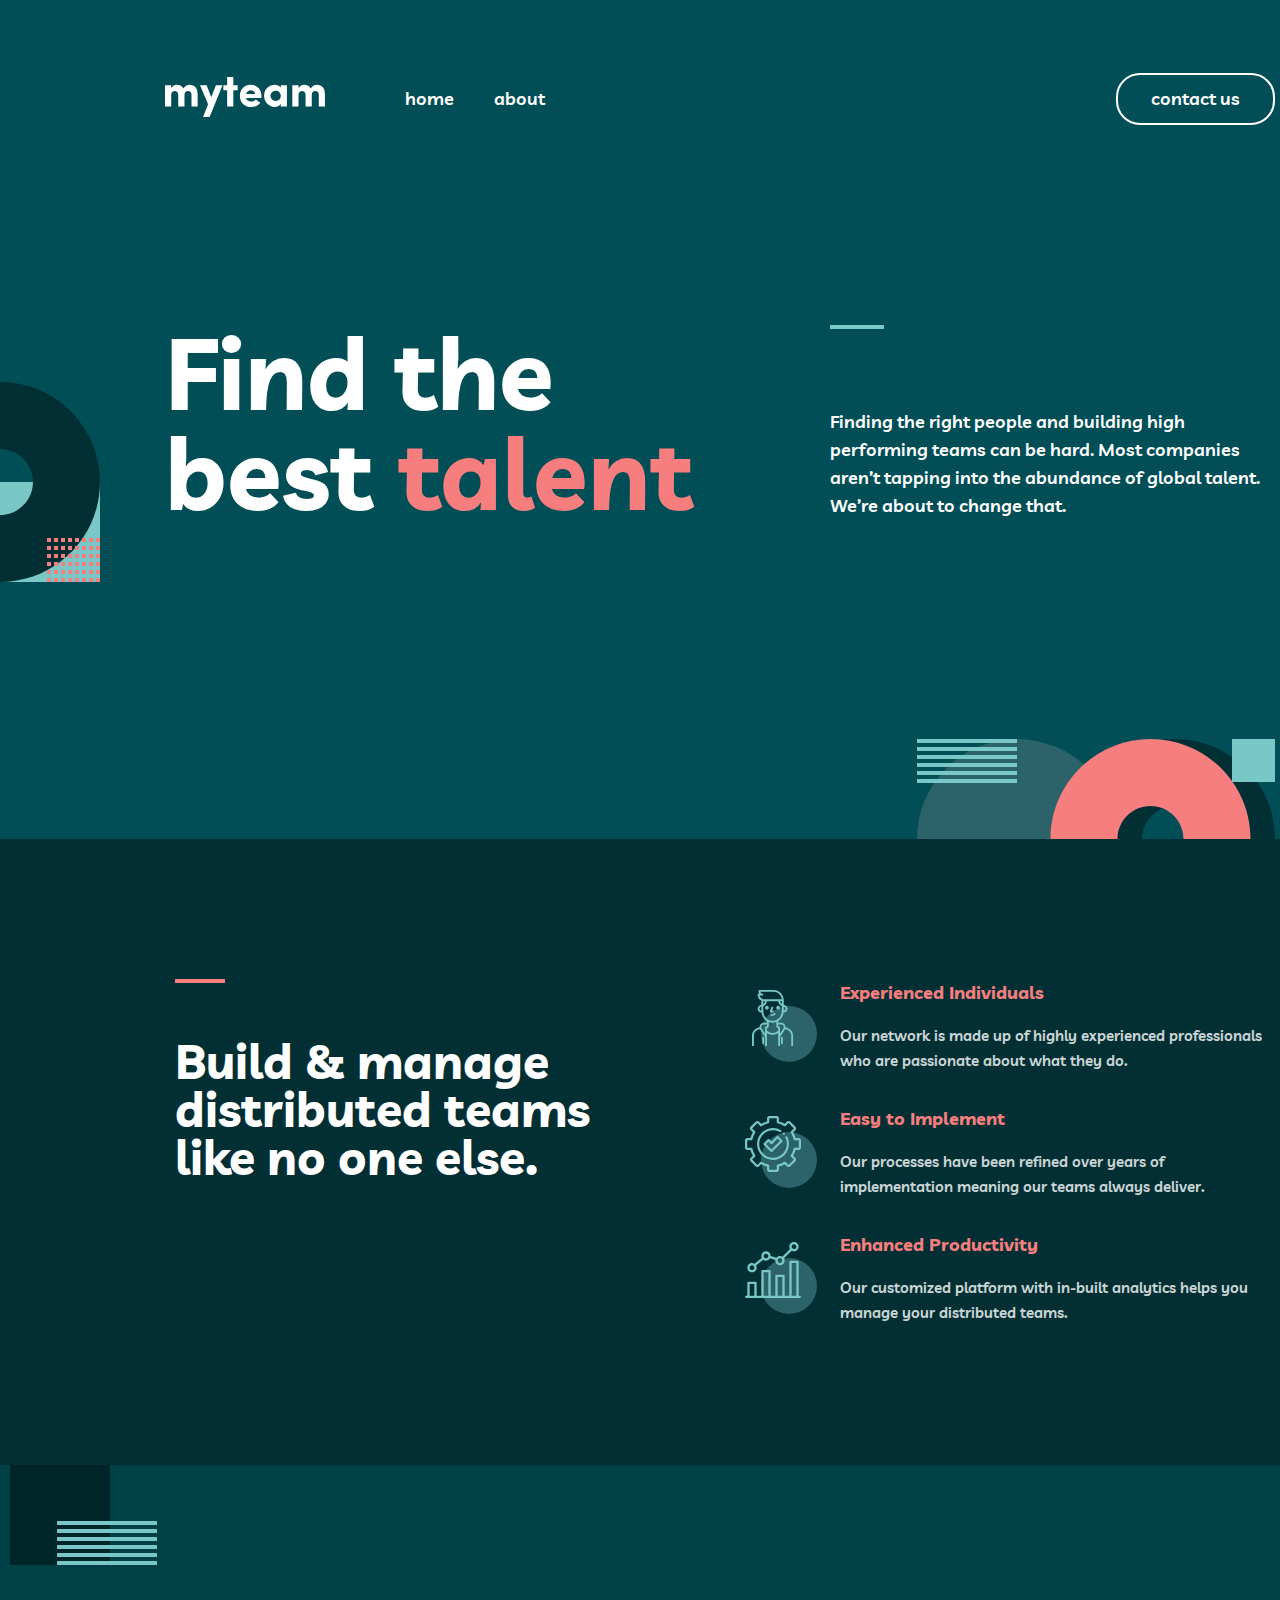
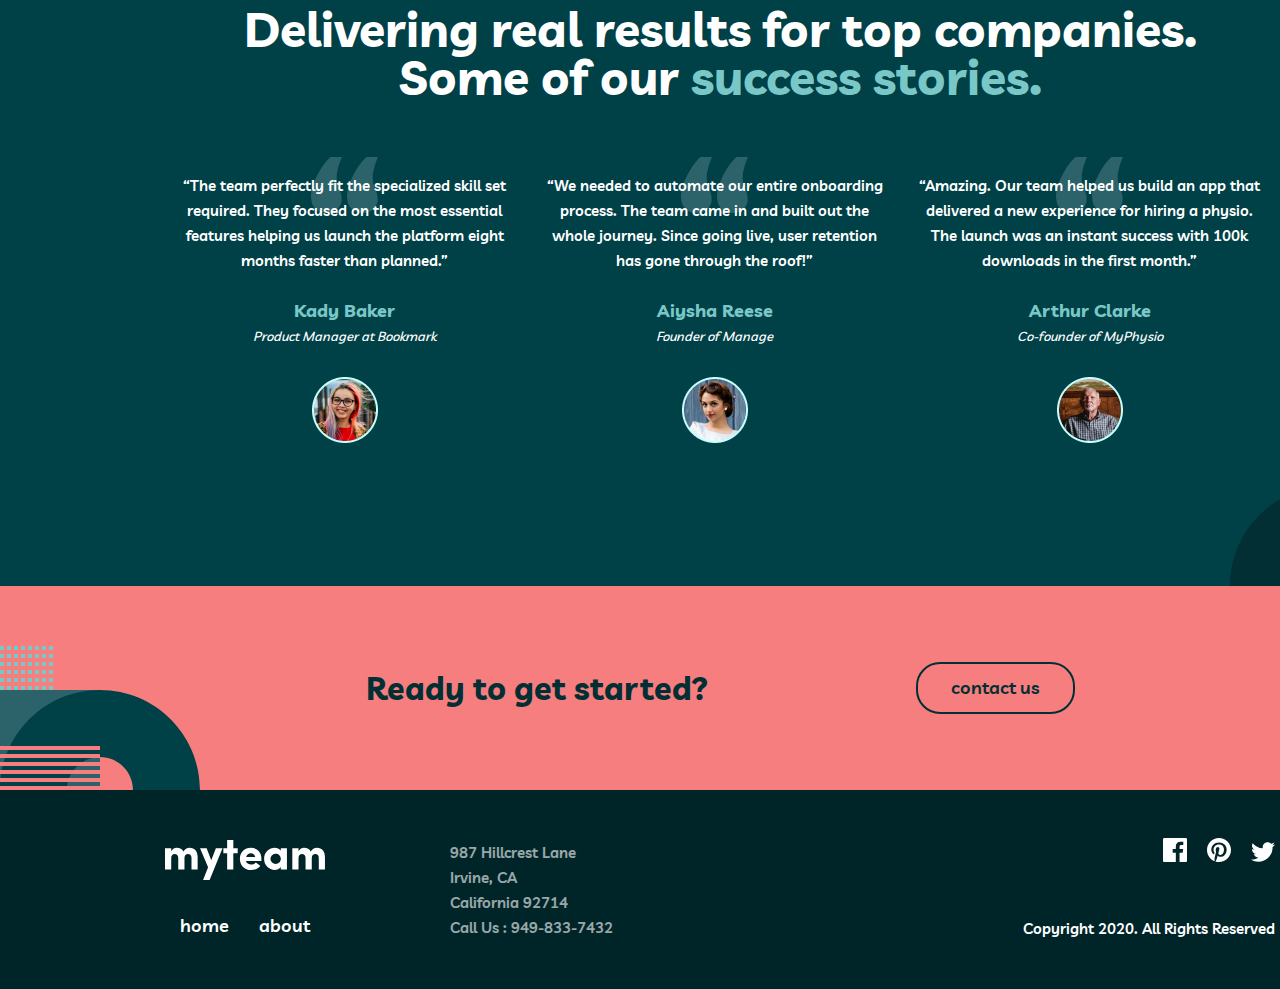
<file: index.html>
<!DOCTYPE html>
<html lang="en">
<head>
    <meta charset="UTF-8">
    <meta http-equiv="X-UA-Compatible" content="IE=edge">
    <meta name="viewport" content="width=device-width, initial-scale=1.0">
    <title>My team</title>
    <link rel="stylesheet" href="./css/normalize.css">
    <link rel="stylesheet" href="./css/fonts.css">
    <link rel="stylesheet" href="./css/main.css">
</head>
<body>
    
    <header class="header">
        <div class="container header__bg">
            <nav class="header__nav">
                <div class="header__box">
                    <a href="./index.html">
                        <picture>
                            <source media="(max-width: 770px)" srcset="./img/myteam-tablet.svg">
                            <img src="./img/myteam-logo.svg" alt="myteam-logo">
                        </picture>
                    </a>
                    <input class="check" id="check" type="checkbox">
                    <label for="check">
                        <span class="header__button"><img class="header__icon" src="./img/header-icon.svg" alt="header_icon"></span>
                    </label>
                    <div class="header__modalx">
                        <div class="header__mb">
                            <ul class="modalx__menu">
                                <li class="modal__item"><a class="modalx__link" href="./index.html">home</a></li>
                                <li class="modalx__item"><a class="modalx__link" href="./about.html">about</a></li>
                            </ul>
                            <a class="modalx__contact" href="./contact.html">contact us</a>
                        </div>
                    </div>
                    <ul class="header__menu">
                        <li class="header__item"><a class="header__link" href="./index.html">home</a></li>
                        <li class="header__item"><a class="header__link" href="./about.html">about</a></li>
                    </ul>
                </div>
                <a class="header__contact" href="./contact.html">contact us</a>
            </nav>
        </div>
    </header>
    
    <main>
        <section class="find">
            <div class="container find__bg">
                <div class="find__list">
                    <h1 class="find__title">Find the best <span class="find__title--color">talent</span></h1>
                    <div class="find__box">
                        <hr class="find__hr">
                        <p class="find__text">Finding the right people and building high performing teams can be hard. Most companies aren’t tapping into the abundance of global talent. We’re about to change that.</p>
                    </div>
                </div>
            </div>
        </section>

        <div class="container build__bg">
            <section class="build">
                <div class="build__aside">
                    <hr class="build__hr">
                <h2 class="build__title">Build & manage distributed teams like no one else.</h2>
                </div>
                <ul class="build__list">
                    <li class="build__item">
                        <img class="build__icon" src="./img/individual.svg" alt="individuals">
                        <div class="build__bside">
                            <h5 class="build__subtitle">Experienced Individuals</h5>
                            <p class="build__subtext">Our network is made up of highly experienced professionals who are passionate about what they do.</p>
                        </div>
                    </li>
                    <li class="build__item">
                        <img class="build__icon" src="./img/implement.svg" alt="implement">
                        <div class="build__bside">
                            <h5 class="build__subtitle">Easy to Implement</h5>
                            <p class="build__subtext">Our processes have been refined over years of implementation meaning our teams always deliver.</p>
                        </div>
                    </li>
                    <li class="build__item">
                        <img class="build__icon" src="./img/productivity.svg" alt="productivity">
                        <div class="build__bside">
                            <h5 class="build__subtitle">Enhanced Productivity</h5>
                            <p class="build__subtext">Our customized platform with in-built analytics helps you manage your distributed teams.</p>
                        </div>
                    </li>
                </ul>
            </section>
        </div>

        <div class="container deliver__bg">
            <section class="deliver">
                <h2 class="deliver__title">Delivering real results for top companies. Some of our 
                    <span class="deliver__title--mark">success stories.</span>
                </h2>
                <ul class="deliver__list">
                    <li class="deliver__item">
                        <p class="deliver__text"> “The team perfectly fit the specialized skill set required. They focused on the most essential features helping us launch the platform eight months faster than planned.”</p>
                        <h4 class="deliver__subtitle">Kady Baker</h4>
                        <p class="deliver__subtext">Product Manager at Bookmark</p>
                        <picture class="deliver__img">
                            <source srcset="/img/kady.png 1x, /img/kady@2x.png 2x" media="(max-width: 560px)"> 
                            <source srcset="/img/kady.png 1x, /img/kady@2x.png 2x" media="(max-width: 770px)"> 
                            <img src="/img/kady.png" srcset="/img/kady.png 1x, /img/kady@2x.png 2x">
                        </picture>
                    </li>
                    <li class="deliver__item">
                        <p class="deliver__text">“We needed to automate our entire onboarding process. The team came in and built out the whole journey. Since going live, user retention has gone through the roof!”</p>
                        <h4 class="deliver__subtitle">Aiysha Reese</h4>
                        <p class="deliver__subtext">Founder of Manage</p>
                        <picture class="deliver__img">
                            <source srcset="/img/aiysha.png 1x, /img/aiysha@2x.png 2x" media="(max-width: 560px)"> 
                            <source srcset="/img/aiysha.png 1x, /img/aiysha@2x.png 2x" media="(max-width: 770px)"> 
                            <img src="/img/aiysha.png" srcset="/img/aiysha.png 1x, /img/aiysha@2x.png 2x">
                        </picture>
                    </li>
                    <li class="deliver__item">
                        <p class="deliver__text">“Amazing. Our team helped us build an app that delivered a new experience for hiring a physio. The launch was an instant success with 100k downloads in the first month.”</p>
                        <h4 class="deliver__subtitle">Arthur Clarke</h4>
                        <p class="deliver__subtext">Co-founder of MyPhysio</p>
                        <picture class="deliver__img">
                            <source srcset="/img/arthur.png 1x, /img/arthur@2x.png 2x" media="(max-width: 560px)"> 
                            <source srcset="/img/arthur.png 1x, /img/arthur@2x.png 2x" media="(max-width: 770px)"> 
                            <img src="/img/arthur.png" srcset="/img/arthur.png 1x, /img/arthur@2x.png 2x">
                        </picture>
                    </li>
                </ul>
            </section>
        </div>

        <section class="ready">
            <div class="container ready__bg">
                <div class="ready__list">
                    <h2 class="ready__title">Ready to get started?</h2>
                    <a class="ready__link" href="./contact.html">contact us</a>
                </div>
            </div>
        </section>

    </main>
    
    <footer class="footer">
        <div class="container footer__bg">
            <div class="footer__list">
                <div class="footer__wrapper">
                    <div class="footer__nav">
                        <a href="./index.html">
                            <picture>
                                <source media="(max-width: 770px)" srcset="./img/myteam-tablet.svg">
                                <img src="./img/myteam-logo.svg" alt="myteam-logo">
                            </picture>
                        </a>
                        <ul class="footer__menu">
                            <li class="footer__item"><a class="footer__link" href="./index.html">home</a></li>
                            <li class="footer__item"><a class="footer__link" href="./about.html">about</a></li>
                        </ul>
                    </div>
                    <p class="footer__text">987  Hillcrest Lane <br> Irvine, CA <br> California 92714 <br> Call Us : 949-833-7432</p>
                </div>
                <div class="footer__box">
                    <span>
                        <a href="#">
                            <img class="footer__pic" src="./img/facebook.svg" alt="facebook">
                        </a>
                        <a href="#">
                            <img class="footer__pic" src="./img/Path.svg" alt="path">
                        </a>
                        <a href="#">
                            <img class="footer__pic" src="./img/twitter.svg" alt="twitter">
                        </a>
                    </span>
                    <p class="footer__commit">Copyright 2020. All Rights Reserved</p>
                </div>
            </div>
        </div>
    </footer>
</body>
</html>
</file>
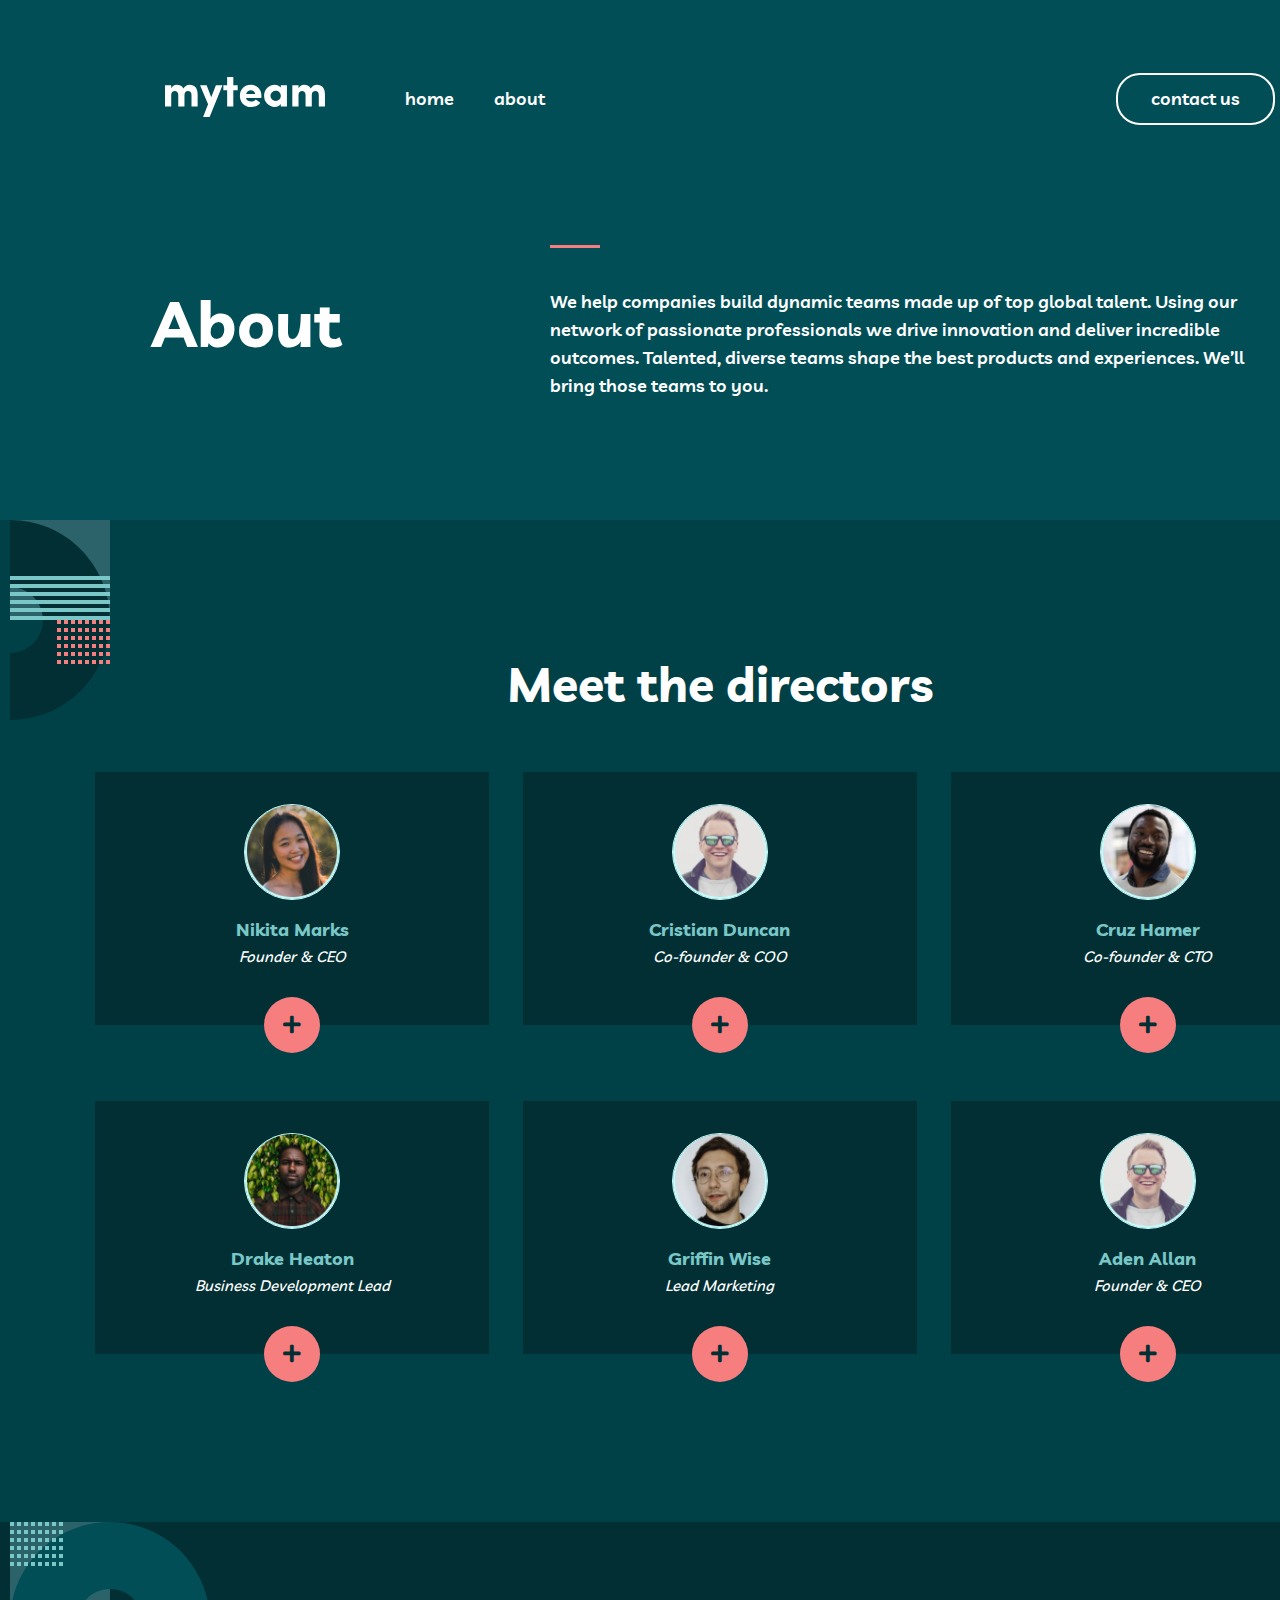
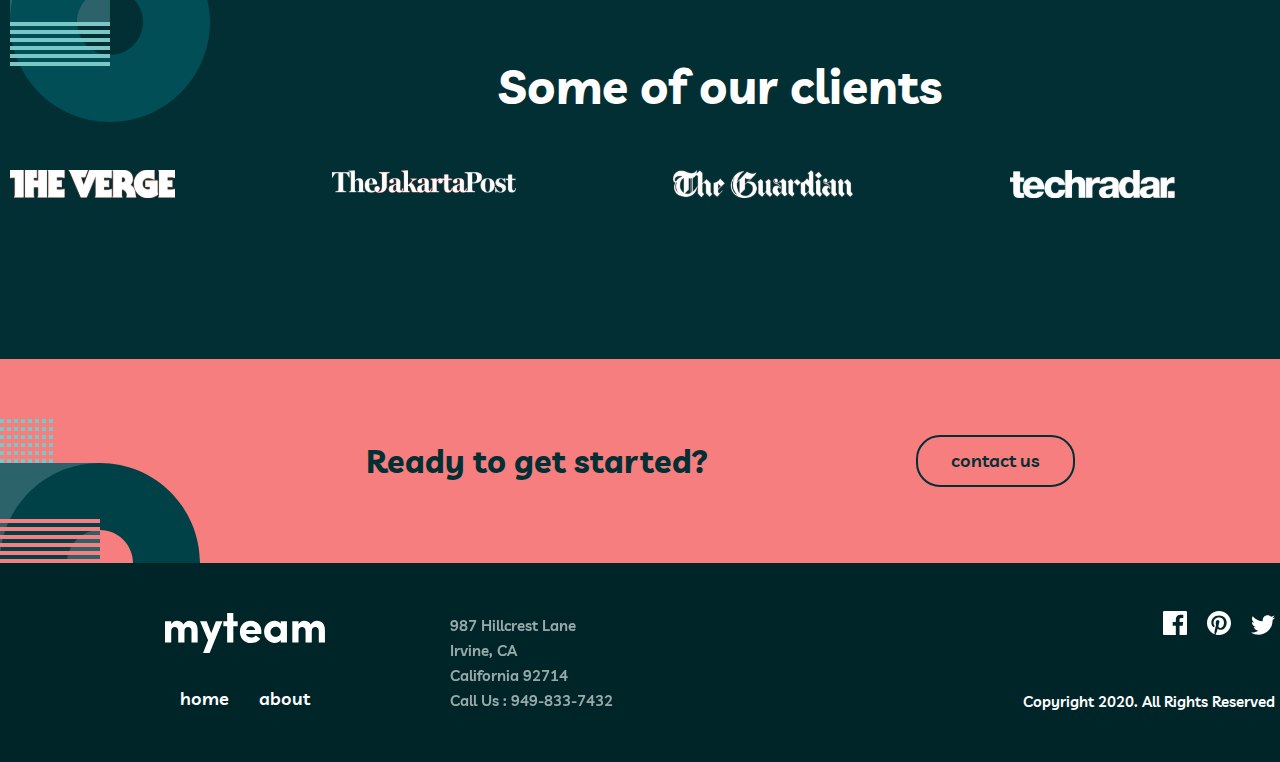
<file: about.html>
<!DOCTYPE html>
<html lang="en">
<head>
    <meta charset="UTF-8">
    <meta http-equiv="X-UA-Compatible" content="IE=edge">
    <meta name="viewport" content="width=device-width, initial-scale=1.0">
    <title>myteam</title>
    <link rel="stylesheet" href="https://pro.fontawesome.com/releases/v5.10.0/css/all.css">
    <link rel="stylesheet" href="./css/fonts.css">
    <link rel="stylesheet" href="./css/main.css">
</head>
<body>
    <header class="header">
        <div class="container header__bg">
            <nav class="header__nav">
                <div class="header__box">
                    <a href="./index.html">
                        <picture>
                            <source media="(max-width: 770px)" srcset="./img/myteam-tablet.svg">
                            <img src="./img/myteam-logo.svg" alt="myteam-logo">
                        </picture>
                    </a>
                    <input class="check" id="check" type="checkbox">
                    <label for="check">
                        <span class="header__button"><img class="header__icon" src="./img/header-icon.svg" alt="header_icon"></span>
                    </label>
                    <div class="header__modalx">
                        <div class="header__mb">
                            <ul class="modalx__menu">
                                <li class="modal__item"><a class="modalx__link" href="./index.html">home</a></li>
                                <li class="modalx__item"><a class="modalx__link" href="./about.html">about</a></li>
                            </ul>
                            <a class="modalx__contact" href="./contact.html">contact us</a>
                        </div>
                    </div>
                    <ul class="header__menu">
                        <li class="header__item"><a class="header__link" href="./index.html">home</a></li>
                        <li class="header__item"><a class="header__link" href="./about.html">about</a></li>
                    </ul>
                </div>
                <a class="header__contact" href="./contact.html">contact us</a>
            </nav>
        </div>
    </header>
    
    <main>
        <div class="container section1__bg">
            <section class="section1">
                <div class="containerm">
                    <h2 class="section1__h2">About</h2>
                    <div class="section1__sub-section">
                        <hr class="section1__hr">
                        <p class="section1__p">We help companies build dynamic teams made up of top global talent. Using our network of passionate professionals we drive innovation and deliver incredible outcomes. Talented, diverse teams shape the best products and experiences. We’ll bring those teams to you.</p>
                    </div>
                </div>
            </section>
        </div>
        
        <div class="container directors__bg">
            <section class="directors">
                <div class="containern">
                    <h2 class="directors__title">Meet the directors</h2>
                    <ul class="directors__list">
                        <li class="directors__item">
                            <img src="./img/person-1.jpg" alt="person-1" class="directors__img" width="96" height="96">
                            <h3 class="directors__name">Nikita Marks</h3>
                            <p class="directors__job">Founder & CEO</p>
                            <label for="modal" class="modal">
                                <input type="checkbox" id="modal">
                                <i class="fas fa-plus"></i>
                                <i class="fas fa-times"></i>
                                <div class="modal__box">
                                    <h3 class="directors__name">Nikita Marks</h3>
                                    <p class="modal__text">Lorem ipsum dolor sit amet consectetur adipisicing elit. Optio doloremque accusantium ipsum.</p>
                                    <div class="modal__social-links">
                                        <a target="_blank" href="#"><i class="fab fa-twitter"></i></a>
                                        <a target="_blank" href="#"> <i class="fab fa-linkedin"></i></a>
                                    </div>
                                </div>
                            </label>
                        </li>
                        <li class="directors__item">
                            <img src="./img/person-2.jpg" alt="person-2" class="directors__img" width="96" height="96">
                            <h3 class="directors__name">Cristian Duncan</h3>
                            <p class="directors__job">Co-founder & COO</p>
                            <label for="modal-2" class="modal-2">
                                <input type="checkbox" id="modal-2">
                                <i class="fas fa-plus"></i>
                                <i class="fas fa-times"></i>
                                <div class="modal-2__box">
                                    <h3 class="directors__name">Cristian Duncan</h3>
                                    <p class="modal-2__text">Lorem ipsum dolor sit amet consectetur adipisicing elit. Optio doloremque accusantium ipsum.</p>
                                    <div class="modal__social-links">
                                        <a target="_blank" href="#"><i class="fab fa-twitter"></i></a>
                                        <a target="_blank" href="#"> <i class="fab fa-linkedin"></i></a>
                                    </div>
                                </div>
                            </label>
                        </li>
                        <li class="directors__item">
                            <img src="./img/person-3.jpg" alt="person-3" class="directors__img" width="96" height="96">
                            <h3 class="directors__name">Cruz Hamer</h3>
                            <p class="directors__job">Co-founder & CTO</p>
                            <label for="modal-3" class="modal-3">
                                <input type="checkbox" id="modal-3">
                                <i class="fas fa-plus"></i>
                                <i class="fas fa-times"></i>
                                <div class="modal-3__box">
                                    <h3 class="directors__name">Cruz Hamer</h3>
                                    <p class="modal-3__text">Lorem ipsum dolor sit amet consectetur adipisicing elit. Optio doloremque accusantium ipsum.</p>
                                    <div class="modal__social-links">
                                        <a target="_blank" href="#"><i class="fab fa-twitter"></i></a>
                                        <a target="_blank" href="#"> <i class="fab fa-linkedin"></i></a>
                                    </div>
                                </div>
                            </label>
                        </li>
                        <li class="directors__item">
                            <img src="./img/person-4.jpg" alt="person-4" class="directors__img" width="96" height="96">
                            <h3 class="directors__name">Drake Heaton</h3>
                            <p class="directors__job">Business Development Lead</p>
                            <label for="modal-4" class="modal-4">
                                <input type="checkbox" id="modal-4">
                                <i class="fas fa-plus"></i>
                                <i class="fas fa-times"></i>
                                <div class="modal-4__box">
                                    <h3 class="directors__name">Drake Heaton</h3>
                                    <p class="modal-4__text">Lorem ipsum dolor sit amet consectetur adipisicing elit. Optio doloremque accusantium ipsum.</p>
                                    <div class="modal__social-links">
                                        <a target="_blank" href="#"><i class="fab fa-twitter"></i></a>
                                        <a target="_blank" href="#"> <i class="fab fa-linkedin"></i></a>
                                    </div>
                                </div>
                            </label>
                        </li>
                        <li class="directors__item">
                            <img src="./img/person-5.jpg" alt="person-5" class="directors__img" width="96" height="96">
                            <h3 class="directors__name">Griffin Wise</h3>
                            <p class="directors__job">Lead Marketing</p>
                            <label for="modal-5" class="modal-5">
                                <input type="checkbox" id="modal-5">
                                <i class="fas fa-plus"></i>
                                <i class="fas fa-times"></i>
                                <div class="modal-5__box">
                                    <h3 class="directors__name">Griffin Wise</h3>
                                    <p class="modal-5__text">Lorem ipsum dolor sit amet consectetur adipisicing elit. Optio doloremque accusantium ipsum.</p>
                                    <div class="modal__social-links">
                                        <a target="_blank" href="#"><i class="fab fa-twitter"></i></a>
                                        <a target="_blank" href="#"> <i class="fab fa-linkedin"></i></a>
                                    </div>
                                </div>
                            </label>
                        </li>
                        <li class="directors__item">
                            <img src="./img/person-2.jpg" alt="person-6" class="directors__img" width="96" height="96">
                            <h3 class="directors__name">Aden Allan</h3>
                            <p class="directors__job">Founder & CEO</p>
                            <label for="modal-6" class="modal-6">
                                <input type="checkbox" id="modal-6">
                                <i class="fas fa-plus"></i>
                                <i class="fas fa-times"></i>
                                <div class="modal-6__box">
                                    <h3 class="directors__name">Aden Allan</h3>
                                    <p class="modal-6__text">Lorem ipsum dolor sit amet consectetur adipisicing elit. Optio doloremque accusantium ipsum.</p>
                                    <div class="modal__social-links">
                                        <a target="_blank" href="#"><i class="fab fa-twitter"></i></a>
                                        <a target="_blank" href="#"> <i class="fab fa-linkedin"></i></a>
                                    </div>
                                </div>
                            </label>
                        </li>
                    </ul>
                </div>
            </section>
        </div>
        
        <div class="container section2__bg">
            <section class="section2">
                <div class="containerr">
                    <h3 class="section2__h3">Some of our clients</h3>
                    <div class="section2__box">
                        <picture class="section2__pic">
                            <source srcset="./img/Object-mobile.svg" media="(max-width: 570px)">
                            <source srcset="./img/Object-tablet.svg" media="(max-width: 950px)">
                            <img src="./img/Object.svg" alt="the-verge">
                        </picture>
                        <picture class="section2__pic">
                            <source srcset="./img/Object1-mobile.svg" media="(max-width: 570px)">
                            <source srcset="./img/Object2-tablet.svg" media="(max-width: 950px)">
                            <img src="./img/jakarta.svg" alt="jakarta">
                        </picture>
                        <picture class="section2__pic">
                            <source srcset="./img/Object2-mobile.svg" media="(max-width: 570px)">
                            <source srcset="./img/Object3-tablet.svg" media="(max-width: 950px)">
                            <img src="./img/Object1.svg" alt="the-verge">
                        </picture>
                        <picture class="section2__pic">
                            <source srcset="./img/Object4-mobile.svg" media="(max-width:570px)">
                            <source srcset="./img/Object1-tablet.svg" media="(max-width: 950px)">
                            <img src="./img/Object2.svg" alt="the-verge">
                        </picture>
                        <picture class="section2__pic">
                            <source srcset="./img/Object3-mobile.svg" media="(max-width:570px)">
                            <source srcset="./img/Object4-tablet.svg" media="(max-width: 950px)">
                            <img src="./img/gadgets-now.svg" alt="the-verge">
                        </picture>
                    </div>
                </div>
            </section>
        </div>

        <section class="ready">
            <div class="container ready__bg">
                <div class="ready__list">
                    <h2 class="ready__title">Ready to get started?</h2>
                    <a class="ready__link" href="./contact.html">contact us</a>
                </div>
            </div>
        </section>
    </main>
    
    <footer class="footer">
        <div class="container footer__bg">
            <div class="footer__list">
                <div class="footer__wrapper">
                    <div class="footer__nav">
                        <a href="./index.html">
                            <picture>
                                <source media="(max-width: 770px)" srcset="./img/myteam-tablet.svg">
                                <img src="./img/myteam-logo.svg" alt="myteam-logo">
                            </picture>
                        </a>
                        <ul class="footer__menu">
                            <li class="footer__item"><a class="footer__link" href="./index.html">home</a></li>
                            <li class="footer__item"><a class="footer__link" href="./about.html">about</a></li>
                        </ul>
                    </div>
                    <p class="footer__text">987  Hillcrest Lane <br> Irvine, CA <br> California 92714 <br> Call Us : 949-833-7432</p>
                </div>
                <div class="footer__box">
                    <span>
                        <a href="#">
                            <img class="footer__pic" src="./img/facebook.svg" alt="facebook">
                        </a>
                        <a href="#">
                            <img class="footer__pic" src="./img/Path.svg" alt="path">
                        </a>
                        <a href="#">
                            <img class="footer__pic" src="./img/twitter.svg" alt="twitter">
                        </a>
                    </span>
                    <p class="footer__commit">Copyright 2020. All Rights Reserved</p>
                </div>
            </div>
        </div>
    </footer>
</body>
</html>
</file>
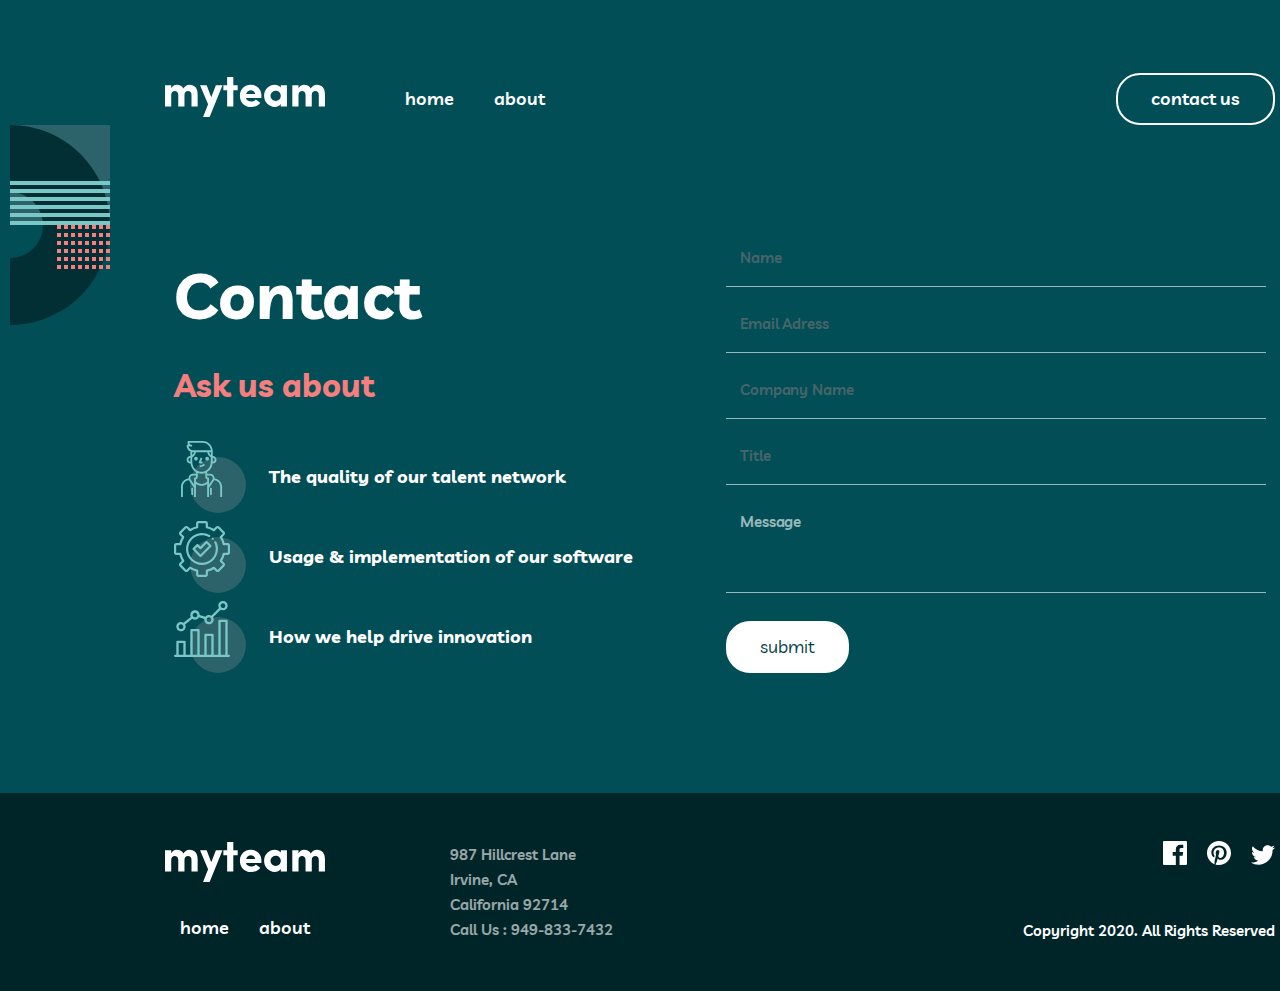
<file: contact.html>
<!DOCTYPE html>
<html lang="en">
<head>
    <meta charset="UTF-8">
    <meta http-equiv="X-UA-Compatible" content="IE=edge">
    <meta name="viewport" content="width=device-width, initial-scale=1.0">
    <title>Contact</title>
    <link rel="stylesheet" href="./css/normalize.css">
    <link rel="stylesheet" href="./css/fonts.css">
    <link rel="stylesheet" href="./css/main.css">
</head>
<body>
    <header class="header">
        <div class="container header__bg">
            <nav class="header__nav">
                <div class="header__box">
                    <a href="./index.html">
                        <picture>
                            <source media="(max-width: 770px)" srcset="./img/myteam-tablet.svg">
                            <img src="./img/myteam-logo.svg" alt="myteam-logo">
                        </picture>
                    </a>
                    <input class="check" id="check" type="checkbox">
                    <label for="check">
                        <span class="header__button"><img class="header__icon" src="./img/header-icon.svg" alt="header_icon"></span>
                    </label>
                    <div class="header__modalx">
                        <div class="header__mb">
                            <ul class="modalx__menu">
                                <li class="modal__item"><a class="modalx__link" href="./index.html">home</a></li>
                                <li class="modalx__item"><a class="modalx__link" href="./about.html">about</a></li>
                            </ul>
                            <a class="modalx__contact" href="./contact.html">contact us</a>
                        </div>
                    </div>
                    <ul class="header__menu">
                        <li class="header__item"><a class="header__link" href="./index.html">home</a></li>
                        <li class="header__item"><a class="header__link" href="./about.html">about</a></li>
                    </ul>
                </div>
                <a class="header__contact" href="./contact.html">contact us</a>
            </nav>
        </div>
    </header>
    
    <div class="container contact__bg">
        <section class="contact">
            <div class="contact__aside">
                <h2 class="contact__title">Contact</h2>
                <h4 class="contact__subtitle">Ask us about</h4>
                <ul class="contact__list">
                    <li class="contact__sublist">
                        <img class="contact__icon" src="./img/individual.svg" alt="individual">
                        <p class="contact__text">The quality of our talent network</p>
                    </li>
                    <li class="contact__sublist">
                        <img class="contact__icon" src="./img/implement.svg" alt="implement">
                        <p class="contact__text">Usage & implementation of our software</p>
                    </li>
                    <li class="contact__sublist">
                        <img class="contact__icon" src="./img/productivity.svg" alt="productivity">
                        <p class="contact__text">How we help drive innovation</p>
                    </li>
                </ul>
            </div>
            <div class="contact__bside">
                <form class="contact__form" action="https://htmlacademy.ru">
                    <div class="contact__item">
                        <label for="name" class="contact__label white"></label>
                        <input class="contact__input" type="text" id="name" placeholder="Name">
                    </div>
                    <div class="contact__item">
                        <label for="mail" class="contact__label white"></label>
                        <input class="contact__input" type="email" id="email" placeholder="Email Adress">
                    </div>
                    <div class="contact__item">
                        <label for="company-name" class="contact__label white"></label>
                        <input class="contact__input" type="company-name" id="company-name" placeholder="Company Name" ></input>
                    </div>
                    <div class="contact__item">
                        <label for="title" class="contact__label white"></label>
                        <input class="contact__input" type="title" id="title" placeholder="Title"></input>
                    </div>
                    <div class="contact__item">
                        <label for="message" class="contact__label white"></label>
                        <textarea class="contact__input contact__input--message texting" type="message" id="message" cols="3" rows="3" >Message</textarea>
                    </div>
                    <button class="contact__button" id="submit" type="submit" form="contact-form">submit</button>
                </form>
            </div>
    </section>
    </div>

    <footer class="footer">
        <div class="container footer__bg">
            <div class="footer__list">
                <div class="footer__wrapper">
                    <div class="footer__nav">
                        <a href="./index.html">
                            <picture>
                                <source media="(max-width: 770px)" srcset="./img/myteam-tablet.svg">
                                <img src="./img/myteam-logo.svg" alt="myteam-logo">
                            </picture>
                        </a>
                        <ul class="footer__menu">
                            <li class="footer__item"><a class="footer__link" href="./index.html">home</a></li>
                            <li class="footer__item"><a class="footer__link" href="./about.html">about</a></li>
                        </ul>
                    </div>
                    <p class="footer__text">987  Hillcrest Lane <br> Irvine, CA <br> California 92714 <br> Call Us : 949-833-7432</p>
                </div>
                <div class="footer__box">
                    <span>
                        <a href="#">
                            <img class="footer__pic" src="./img/facebook.svg" alt="facebook">
                        </a>
                        <a href="#">
                            <img class="footer__pic" src="./img/Path.svg" alt="path">
                        </a>
                        <a href="#">
                            <img class="footer__pic" src="./img/twitter.svg" alt="twitter">
                        </a>
                    </span>
                    <p class="footer__commit">Copyright 2020. All Rights Reserved</p>
                </div>
            </div>
        </div>
    </footer>

</body>
</html>
</file>
<file: css/fonts.css>
/* livvic-regular - latin */
@font-face {
    font-family: 'Livvic';
    font-style: normal;
    font-weight: 400;
    src: local(''),
         url('../fonts/livvic-v8-latin-regular.woff2') format('woff2'), /* Chrome 26+, Opera 23+, Firefox 39+ */
         url('../fonts/livvic-v8-latin-regular.woff') format('woff'); /* Chrome 6+, Firefox 3.6+, IE 9+, Safari 5.1+ */
  }
  /* livvic-500 - latin */
  @font-face {
    font-family: 'Livvic';
    font-style: normal;
    font-weight: 500;
    src: local(''),
         url('../fonts/livvic-v8-latin-500.woff2') format('woff2'), /* Chrome 26+, Opera 23+, Firefox 39+ */
         url('../fonts/livvic-v8-latin-500.woff') format('woff'); /* Chrome 6+, Firefox 3.6+, IE 9+, Safari 5.1+ */
  }
  /* livvic-600 - latin */
  @font-face {
    font-family: 'Livvic';
    font-style: normal;
    font-weight: 600;
    src: local(''),
         url('../fonts/livvic-v8-latin-600.woff2') format('woff2'), /* Chrome 26+, Opera 23+, Firefox 39+ */
         url('../fonts/livvic-v8-latin-600.woff') format('woff'); /* Chrome 6+, Firefox 3.6+, IE 9+, Safari 5.1+ */
  }
  /* livvic-700 - latin */
  @font-face {
    font-family: 'Livvic';
    font-style: normal;
    font-weight: 700;
    src: local(''),
         url('../fonts/livvic-v8-latin-700.woff2') format('woff2'), /* Chrome 26+, Opera 23+, Firefox 39+ */
         url('../fonts/livvic-v8-latin-700.woff') format('woff'); /* Chrome 6+, Firefox 3.6+, IE 9+, Safari 5.1+ */
  }
</file>
<file: css/main.css>
@charset "UTF-8";
*,
*::before,
*::after {
  -webkit-box-sizing: border-box;
          box-sizing: border-box;
  margin: 0;
  padding: 0;
}

body {
  font-family: "livvic";
}

a {
  text-decoration: none;
}

ul {
  list-style-type: none;
}

.container {
  margin: 0 auto;
  padding: 0 10px;
  width: 1440px;
}

@media screen and (max-width: 770px) {
  .container {
    width: 770px;
  }
}

@media screen and (max-width: 560px) {
  .container {
    width: 100%;
  }
}

.header__bg {
  background-color: #014E56;
}

.header__nav {
  padding-top: 73px;
  margin: 0 auto;
  width: 1110px;
  display: -webkit-box;
  display: -ms-flexbox;
  display: flex;
  -webkit-box-pack: justify;
      -ms-flex-pack: justify;
          justify-content: space-between;
  -webkit-box-align: center;
      -ms-flex-align: center;
          align-items: center;
  background-color: #014E56;
}

.header__box {
  width: 380px;
  display: -webkit-box;
  display: -ms-flexbox;
  display: flex;
  -webkit-box-pack: justify;
      -ms-flex-pack: justify;
          justify-content: space-between;
  -webkit-box-align: center;
      -ms-flex-align: center;
          align-items: center;
}

.header__menu {
  width: 140px;
  display: -webkit-box;
  display: -ms-flexbox;
  display: flex;
  -webkit-box-pack: justify;
      -ms-flex-pack: justify;
          justify-content: space-between;
  list-style-type: none;
}

.header__link {
  font-weight: 600;
  font-size: 18px;
  line-height: 28px;
  color: #fff;
}

.header__link:hover {
  color: #F67E7E;
}

.header__contact {
  padding: 10px 33px;
  font-weight: 600;
  font-size: 18px;
  line-height: 28px;
  color: #fff;
  border: 2px solid #FFFFFF;
  border-radius: 24px;
}

.header__contact:hover {
  background-color: #fff;
  color: #014E56;
}

.header__contact:active {
  opacity: 0.25;
  background-color: #014E56;
  color: #fff;
}

.header__modalx {
  display: none;
  position: absolute;
  z-index: 9;
  top: 90px;
  right: 0;
  width: 100%;
  height: 100vh;
  background-color: rgba(0, 0, 0, 0.4);
}

.header__mb {
  position: absolute;
  padding-top: 30px;
  width: 70%;
  height: 100vh;
  right: 0;
  display: -webkit-box;
  display: -ms-flexbox;
  display: flex;
  -webkit-box-orient: vertical;
  -webkit-box-direction: normal;
      -ms-flex-direction: column;
          flex-direction: column;
  -webkit-box-align: start;
      -ms-flex-align: start;
          align-items: flex-start;
  padding-left: 48px;
  background-color: #014E56;
  background-image: url("../img/mobile-bg.svg");
  background-repeat: no-repeat;
  background-position: bottom right;
}

.modalx__menu {
  margin-bottom: 36px;
  list-style-type: none;
}

.modalx__item:first-child {
  margin-bottom: 24px;
}

.modalx__link {
  font-weight: 600;
  font-size: 18px;
  line-height: 28px;
  color: #fff;
}

.modalx__link:hover {
  color: #F67E7E;
}

.modalx__contact {
  padding: 10px 33px;
  font-weight: 600;
  font-size: 18px;
  line-height: 28px;
  color: #fff;
  border: 2px solid #FFFFFF;
  border-radius: 24px;
}

.modalx__contact:hover {
  background-color: #fff;
  color: #014E56;
}

.modalx__contact:active {
  opacity: 0.25;
  background-color: #014E56;
  color: #fff;
}

.check {
  clip: rect(0 0 0 0);
  -webkit-clip-path: inset(50%);
          clip-path: inset(50%);
  height: 1px;
  overflow: hidden;
  position: absolute;
  white-space: nowrap;
  width: 1px;
}

.header__button {
  width: 10%;
  display: none;
}

@media screen and (max-width: 770px) {
  .header__nav {
    padding-top: 64px;
    width: 689px;
  }
}

@media screen and (max-width: 560px) {
  #check:checked ~ .header__modalx {
    display: -webkit-box;
    display: -ms-flexbox;
    display: flex;
  }
  .header__list {
    padding-top: 48px;
  }
  .header__nav {
    width: 87%;
  }
  .header__box {
    width: 100%;
  }
  .header__menu {
    width: 100%;
    position: absolute;
    top: 80px;
    display: none;
    -webkit-box-orient: vertical;
    -webkit-box-direction: normal;
        -ms-flex-direction: column;
            flex-direction: column;
    -webkit-box-align: center;
        -ms-flex-align: center;
            align-items: center;
  }
  .header__contact {
    display: none;
  }
  .header__button {
    display: block;
  }
}

.find__bg {
  background-color: #014E56;
  background-image: url("/img/intro-decoration-2.svg");
  background-repeat: no-repeat;
  background-position: left;
}

.find__list {
  padding-top: 130px;
  padding-bottom: 250px;
  margin: 0 auto;
  width: 1110px;
  display: -webkit-box;
  display: -ms-flexbox;
  display: flex;
  -webkit-box-pack: justify;
      -ms-flex-pack: justify;
          justify-content: space-between;
  -webkit-box-align: center;
      -ms-flex-align: center;
          align-items: center;
  background-image: url("/img/intro-decoration-1.svg");
  background-repeat: no-repeat;
  background-position: bottom right;
}

.find__title {
  width: 610px;
  font-weight: bold;
  font-size: 100px;
  line-height: 100px;
  color: #fff;
}

.find__title--color {
  color: #F67E7E;
}

.find__box {
  width: 445px;
  height: 195px;
  display: -webkit-box;
  display: -ms-flexbox;
  display: flex;
  -webkit-box-orient: vertical;
  -webkit-box-direction: normal;
      -ms-flex-direction: column;
          flex-direction: column;
  -webkit-box-pack: justify;
      -ms-flex-pack: justify;
          justify-content: space-between;
}

.find__hr {
  width: 50px;
  height: 0;
  border: 2px solid #79C8C7;
  background-color: #79C8C7;
}

.find__text {
  font-weight: 600;
  font-size: 18px;
  line-height: 28px;
  color: #fff;
}

@media screen and (max-width: 770px) {
  .find__bg {
    background-image: none;
  }
  .find__list {
    padding-top: 112px;
    max-width: 683px;
    background-position: bottom;
    -webkit-box-orient: vertical;
    -webkit-box-direction: normal;
        -ms-flex-direction: column;
            flex-direction: column;
  }
  .find__title {
    width: 340px;
    font-size: 64px;
    line-height: 56px;
    text-align: center;
  }
  .find__box {
    width: 100%;
    height: 110px;
    -webkit-box-orient: vertical;
    -webkit-box-direction: normal;
        -ms-flex-direction: column;
            flex-direction: column;
    -webkit-box-align: center;
        -ms-flex-align: center;
            align-items: center;
  }
  .find__hr {
    display: none;
  }
  .find__text {
    width: 457px;
    text-align: center;
    font-size: 15px;
  }
}

@media screen and (max-width: 560px) {
  .find__list {
    width: 100%;
    padding-top: 80px;
    padding-bottom: 197px;
  }
  .find__title {
    width: 327px;
  }
  .find__text {
    width: 327px;
  }
}

.ready__bg {
  background-color: #F67E7E;
  background-image: url("/img/intro-decoration-6.svg");
  background-repeat: no-repeat;
  background-position: left bottom;
}

.ready__list {
  margin: 0 auto;
  padding: 76px 0;
  max-width: 917px;
  display: -webkit-box;
  display: -ms-flexbox;
  display: flex;
  -ms-flex-pack: distribute;
      justify-content: space-around;
  -webkit-box-align: center;
      -ms-flex-align: center;
          align-items: center;
}

.ready__title {
  font-weight: bold;
  font-size: 32px;
  line-height: 32px;
  text-align: center;
  color: #012F34;
}

.ready__link {
  padding: 10px 33px;
  font-weight: 600;
  font-size: 18px;
  line-height: 28px;
  color: #012F34;
  border: 2px solid #012F34;
  border-radius: 24px;
}

.ready__link:hover {
  color: #fff;
  background-color: #012F34;
}

.ready__link:active {
  background-color: transparent;
  color: #012F34;
  opacity: 0.25;
}

@media screen and (max-width: 770px) {
  .ready__list {
    padding: 84px 0;
  }
}

@media screen and (max-width: 560px) {
  .ready__list {
    -webkit-box-orient: vertical;
    -webkit-box-direction: normal;
        -ms-flex-direction: column;
            flex-direction: column;
  }
  .ready__title {
    margin-bottom: 24px;
  }
}

.footer__bg {
  background-color: #002529;
}

.footer__list {
  padding-top: 48px;
  padding-bottom: 48px;
  margin: 0 auto;
  width: 1110px;
  display: -webkit-box;
  display: -ms-flexbox;
  display: flex;
  -webkit-box-pack: justify;
      -ms-flex-pack: justify;
          justify-content: space-between;
  -webkit-box-align: center;
      -ms-flex-align: center;
          align-items: center;
}

.footer__wrapper {
  display: -webkit-box;
  display: -ms-flexbox;
  display: flex;
}

.footer__nav {
  margin-right: 125px;
  display: -webkit-box;
  display: -ms-flexbox;
  display: flex;
  -webkit-box-orient: vertical;
  -webkit-box-direction: normal;
      -ms-flex-direction: column;
          flex-direction: column;
  -webkit-box-pack: justify;
      -ms-flex-pack: justify;
          justify-content: space-between;
}

.footer__menu {
  display: -webkit-box;
  display: -ms-flexbox;
  display: flex;
  -ms-flex-pack: distribute;
      justify-content: space-around;
  list-style-type: none;
}

.footer__link {
  font-weight: 600;
  font-size: 18px;
  line-height: 28px;
  color: #fff;
}

.footer__link:hover {
  color: #F67E7E;
}

.footer__text {
  font-weight: 600;
  font-size: 15px;
  line-height: 25px;
  color: #fff;
  opacity: 0.6;
}

.footer__box {
  display: -webkit-box;
  display: -ms-flexbox;
  display: flex;
  -webkit-box-orient: vertical;
  -webkit-box-direction: normal;
      -ms-flex-direction: column;
          flex-direction: column;
  -webkit-box-align: end;
      -ms-flex-align: end;
          align-items: flex-end;
  -webkit-box-pack: justify;
      -ms-flex-pack: justify;
          justify-content: space-between;
}

.footer__pic {
  margin-left: 16px;
  margin-bottom: 50px;
}

.footer__commit {
  font-weight: 600;
  font-size: 15px;
  line-height: 25px;
  color: #fff;
}

@media screen and (max-width: 770px) {
  .footer__list {
    padding: 56px 0;
    width: 689px;
  }
  .footer__list {
    -webkit-box-orient: vertical;
    -webkit-box-direction: normal;
        -ms-flex-direction: column;
            flex-direction: column;
  }
  .footer__wrapper {
    margin-bottom: 32px;
    width: 100%;
    -webkit-box-pack: justify;
        -ms-flex-pack: justify;
            justify-content: space-between;
  }
  .footer__box {
    width: 100%;
    -webkit-box-orient: horizontal;
    -webkit-box-direction: normal;
        -ms-flex-direction: row;
            flex-direction: row;
  }
  .footer__pic {
    margin-left: 0;
    margin-right: 16px;
    margin-bottom: 0;
  }
}

@media screen and (max-width: 560px) {
  .footer__list {
    margin: 0 auto;
    padding-top: 65px;
    padding-bottom: 65px;
    width: 80%;
  }
  .footer__wrapper {
    margin-bottom: 40px;
    -webkit-box-orient: vertical;
    -webkit-box-direction: normal;
        -ms-flex-direction: column;
            flex-direction: column;
    -webkit-box-align: center;
        -ms-flex-align: center;
            align-items: center;
  }
  .footer__nav {
    margin-right: 0;
  }
  .footer__menu {
    margin-top: 24px;
    margin-bottom: 24px;
  }
  .footer__text {
    text-align: center;
  }
  .footer__box {
    -webkit-box-orient: vertical;
    -webkit-box-direction: normal;
        -ms-flex-direction: column;
            flex-direction: column;
    -webkit-box-align: center;
        -ms-flex-align: center;
            align-items: center;
  }
  .footer__pic {
    margin-bottom: 16px;
  }
  .footer__commit {
    text-align: center;
  }
}

.build {
  display: -webkit-box;
  display: -ms-flexbox;
  display: flex;
  -webkit-box-pack: justify;
      -ms-flex-pack: justify;
          justify-content: space-between;
  background-color: #012F34;
  padding: 140px 165px;
  background-image: url(../img/intro-decoration-3.svg);
  background-position: right bottom;
  background-repeat: no-repeat;
}

.build__bg {
  background-color: #012F34;
}

.build__aside {
  margin-right: 125px;
}

.build__hr {
  width: 50px;
  height: 4px;
  background: #F67E7E;
  border: none;
  margin-bottom: 54px;
}

.build__title {
  font-weight: bold;
  font-size: 48px;
  line-height: 48px;
  color: #FFFFFF;
  width: 445px;
}

.build__list {
  display: -webkit-box;
  display: -ms-flexbox;
  display: flex;
  -webkit-box-align: center;
      -ms-flex-align: center;
          align-items: center;
  -webkit-box-pack: center;
      -ms-flex-pack: center;
          justify-content: center;
  -webkit-box-orient: vertical;
  -webkit-box-direction: normal;
      -ms-flex-direction: column;
          flex-direction: column;
}

.build__item {
  display: -webkit-box;
  display: -ms-flexbox;
  display: flex;
  -webkit-box-align: center;
      -ms-flex-align: center;
          align-items: center;
  -webkit-box-pack: center;
      -ms-flex-pack: center;
          justify-content: center;
  margin-bottom: 32px;
}

.build__item:last-child {
  margin-bottom: 0;
}

.build__icon {
  margin-right: 23px;
}

.build__subtitle {
  font-weight: bold;
  font-size: 18px;
  line-height: 28px;
  color: #F67E7E;
  margin-bottom: 16px;
}

.build__subtext {
  font-weight: 600;
  font-size: 15px;
  line-height: 25px;
  color: #FFFFFF;
  opacity: 0.8;
}

@media screen and (max-width: 770px) {
  .build {
    display: -webkit-box;
    display: -ms-flexbox;
    display: flex;
    -webkit-box-pack: justify;
        -ms-flex-pack: justify;
            justify-content: space-between;
    -webkit-box-orient: vertical;
    -webkit-box-direction: normal;
        -ms-flex-direction: column;
            flex-direction: column;
    padding: 100px 98px;
    background-position: right top;
    background-repeat: no-repeat;
  }
  .build__aside {
    margin-right: 0;
    margin-bottom: 64px;
  }
  .build__hr {
    margin-bottom: 32px;
  }
  .build__title {
    font-size: 32px;
    line-height: 32px;
  }
  .build__item {
    display: -webkit-box;
    display: -ms-flexbox;
    display: flex;
    -webkit-box-align: center;
        -ms-flex-align: center;
            align-items: center;
    -webkit-box-pack: center;
        -ms-flex-pack: center;
            justify-content: center;
    margin-bottom: 32px;
  }
  .build__item:last-child {
    margin-bottom: 0;
  }
  .build__icon {
    margin-right: 23px;
  }
}

@media screen and (max-width: 560px) {
  .build {
    display: -webkit-box;
    display: -ms-flexbox;
    display: flex;
    -webkit-box-pack: justify;
        -ms-flex-pack: justify;
            justify-content: space-between;
    -webkit-box-orient: vertical;
    -webkit-box-direction: normal;
        -ms-flex-direction: column;
            flex-direction: column;
    padding: 64px 24px;
    background-position: right top;
    background-repeat: no-repeat;
  }
  .build__aside {
    margin-right: 0;
    margin-bottom: 56px;
  }
  .build__title {
    width: 240px;
  }
  .build__item {
    display: -webkit-box;
    display: -ms-flexbox;
    display: flex;
    -webkit-box-align: center;
        -ms-flex-align: center;
            align-items: center;
    -webkit-box-pack: center;
        -ms-flex-pack: center;
            justify-content: center;
    -webkit-box-orient: vertical;
    -webkit-box-direction: normal;
        -ms-flex-direction: column;
            flex-direction: column;
    margin-bottom: 48px;
  }
  .build__item:last-child {
    margin-bottom: 0;
  }
  .build__icon {
    margin-right: 23px;
  }
  .build__subtitle {
    text-align: center;
    margin-top: 16px;
    margin-bottom: 8px;
  }
  .build__subtext {
    text-align: center;
  }
}

.deliver {
  background-color: #004047;
  padding: 140px 165px;
  background-image: url(../img/intro-decoration-4.svg), url(../img/intro-decoration-5.svg);
  background-position: left top, right bottom;
  background-repeat: no-repeat;
}

.deliver__bg {
  background-color: #004047;
}

.deliver__title {
  font-weight: bold;
  font-size: 48px;
  line-height: 48px;
  text-align: center;
  color: #FFFFFF;
  margin-bottom: 56px;
}

.deliver__title--mark {
  color: #79C8C7;
}

.deliver__list {
  display: -webkit-box;
  display: -ms-flexbox;
  display: flex;
  -webkit-box-align: baseline;
      -ms-flex-align: baseline;
          align-items: baseline;
  -webkit-box-pack: justify;
      -ms-flex-pack: justify;
          justify-content: space-between;
}

.deliver__item {
  display: -webkit-box;
  display: -ms-flexbox;
  display: flex;
  -webkit-box-align: center;
      -ms-flex-align: center;
          align-items: center;
  -webkit-box-orient: vertical;
  -webkit-box-direction: normal;
      -ms-flex-direction: column;
          flex-direction: column;
  -webkit-box-pack: center;
      -ms-flex-pack: center;
          justify-content: center;
  background-image: url(../img/“.svg);
  background-position: center top;
  background-repeat: no-repeat;
  margin-right: 30px;
}

.deliver__item:last-child {
  margin-right: 0;
}

.deliver__text {
  font-weight: 600;
  font-size: 15px;
  line-height: 25px;
  text-align: center;
  color: #FFFFFF;
  margin-top: 16px;
  margin-bottom: 24px;
}

.deliver__subtitle {
  font-weight: bold;
  font-size: 18px;
  line-height: 28px;
  text-align: center;
  color: #79C8C7;
}

.deliver__subtext {
  font-style: italic;
  font-weight: 500;
  font-size: 13px;
  line-height: 18px;
  text-align: center;
  color: #FFFFFF;
  margin-top: 2px;
  margin-bottom: 32px;
}

@media screen and (max-width: 770px) {
  .deliver {
    padding: 100px 98px;
  }
  .deliver__title {
    font-size: 32px;
    line-height: 32px;
    margin-bottom: 48px;
  }
  .deliver__list {
    display: -webkit-box;
    display: -ms-flexbox;
    display: flex;
    -webkit-box-align: center;
        -ms-flex-align: center;
            align-items: center;
    -webkit-box-pack: center;
        -ms-flex-pack: center;
            justify-content: center;
    -webkit-box-orient: vertical;
    -webkit-box-direction: normal;
        -ms-flex-direction: column;
            flex-direction: column;
  }
  .deliver__item {
    margin-right: 0;
    margin-bottom: 48px;
  }
  .deliver__item:last-child {
    margin-bottom: 0;
  }
  .deliver__text {
    margin-top: 36px;
    margin-bottom: 16px;
  }
  .deliver__subtext {
    margin-bottom: 16px;
  }
}

@media screen and (max-width: 560px) {
  .deliver {
    padding: 140px 24px;
  }
}

.section1 {
  background-color: #014E56;
  background-image: url(../img/Group8-desktop.svg);
  background-repeat: no-repeat;
  background-position: right bottom;
}

.section1__bg {
  background-color: #014E56;
}

.section1 .containerm {
  margin: 0 auto;
  width: 80%;
  display: -webkit-box;
  display: -ms-flexbox;
  display: flex;
  -webkit-box-align: center;
      -ms-flex-align: center;
          align-items: center;
  -webkit-box-pack: justify;
      -ms-flex-pack: justify;
          justify-content: space-between;
  -ms-flex-wrap: wrap;
      flex-wrap: wrap;
}

.section1__h2 {
  font-style: normal;
  font-weight: 700;
  font-size: 64px;
  line-height: 100px;
  color: #FFFFFF;
}

.section1__hr {
  width: 50px;
  height: 3px;
  background-color: #F67E7E;
  border: 1px solid  #F67E7E;
  margin-left: 0px;
  margin-bottom: 40px;
}

.section1__sub-section {
  margin: 120px 0;
  width: 65%;
}

.section1__p {
  font-style: normal;
  font-weight: 600;
  font-size: 18px;
  line-height: 28px;
  color: #FFFFFF;
}

@media screen and (max-width: 768px) {
  .section1 {
    background-image: url(../img/Group8-tablet.svg);
    background-repeat: no-repeat;
    background-position: right bottom;
  }
  .section1 .containerm {
    -webkit-box-pack: center;
        -ms-flex-pack: center;
            justify-content: center;
  }
  .section1__hr {
    display: none;
  }
  .section1__sub-section {
    width: 80%;
    margin-top: 24px;
    margin-bottom: 100px;
    text-align: center;
  }
  .section1__p {
    font-style: normal;
    font-weight: 600;
    font-size: 15px;
    line-height: 28px;
    color: #FFFFFF;
  }
}

@media screen and (max-width: 375px) {
  .section1 {
    background-color: #014E56;
    background-image: url(../img/Group8-mobile.svg);
    background-repeat: no-repeat;
    background-position: right bottom;
  }
  .section1__h2 {
    font-style: normal;
    font-weight: 700;
    font-size: 40px;
    line-height: 40px;
    text-align: center;
    color: #FFFFFF;
    padding-top: 80px;
  }
  .section1__sub-section {
    width: 100%;
    padding-top: 25px;
  }
  .section1__sub-section {
    padding-left: 0px;
    padding-right: 0px;
  }
  .section1__p {
    font-style: normal;
    font-weight: 600;
    font-size: 15px;
    line-height: 28px;
    text-align: center;
    color: #FFFFFF;
  }
}

.directors {
  background-image: url(../img/top-bg.svg), url(../img/bottom-bg.svg);
  background-repeat: no-repeat;
  background-position: top left, bottom right;
  padding-bottom: 92px;
  background-color: #004047;
}

.directors__bg {
  background-color: #004047;
}

.directors__title {
  color: #fff;
  font-size: 48px;
  line-height: 48px;
  text-align: center;
  padding-top: 140px;
  margin-bottom: 64px;
}

.directors__list {
  display: -webkit-box;
  display: -ms-flexbox;
  display: flex;
  -ms-flex-wrap: wrap;
      flex-wrap: wrap;
  -webkit-box-pack: justify;
      -ms-flex-pack: justify;
          justify-content: space-between;
  list-style-type: none;
}

.directors__item {
  position: relative;
  width: 31.53153%;
  margin-bottom: 76px;
  display: -webkit-box;
  display: -ms-flexbox;
  display: flex;
  -webkit-box-orient: vertical;
  -webkit-box-direction: normal;
      -ms-flex-direction: column;
          flex-direction: column;
  -webkit-box-align: center;
      -ms-flex-align: center;
          align-items: center;
  background-color: #012F34;
  padding-top: 32px;
}

.directors__img {
  border-radius: 50%;
  border: 1px solid #C4FFFE;
  margin-bottom: 16px;
}

.directors__name {
  font-size: 18px;
  line-height: 28px;
  color: #79C8C7;
}

.directors__job {
  color: #fff;
  font-style: italic;
  font-weight: 500;
  font-size: 15px;
  line-height: 25px;
  margin-bottom: 56px;
}

.directors .fa-plus {
  position: absolute;
  bottom: -28px;
  left: 50%;
  margin-left: -28px;
  z-index: 2;
  font-size: 20px;
  color: #012F34;
  background-color: #F67E7E;
  width: 56px;
  height: 56px;
  border-radius: 50%;
  display: -webkit-box;
  display: -ms-flexbox;
  display: flex;
  -webkit-box-align: center;
      -ms-flex-align: center;
          align-items: center;
  -webkit-box-pack: center;
      -ms-flex-pack: center;
          justify-content: center;
  cursor: pointer;
  -webkit-transition: .3s ease all;
  transition: .3s ease all;
}

.directors .fa-plus:hover {
  background-color: crimson;
}

.directors .fa-times {
  position: absolute;
  bottom: -28px;
  left: 50%;
  margin-left: -28px;
  z-index: 2;
  display: none;
  background-color: #79C8C7;
  color: #012F34;
  font-size: 20px;
  width: 56px;
  height: 56px;
  border-radius: 50%;
  cursor: pointer;
  -webkit-transition: .3s ease all;
  transition: .3s ease all;
}

.directors .fa-times:hover {
  background-color: lightgreen;
}

.directors .modal #modal {
  display: none;
}

.directors .modal__box {
  display: none;
  position: absolute;
  top: 0;
  left: 0;
  right: 0;
  bottom: 0;
  background-color: #002529;
  padding-top: 35px;
}

.directors .modal h3 {
  text-align: center;
  margin-bottom: 8px;
}

.directors .modal__text {
  text-align: center;
  color: #fff;
  width: 81.42857%;
  margin: 0 auto;
  margin-bottom: 16px;
}

.directors .modal__social-links {
  text-align: center;
}

.directors .modal__social-links i {
  font-size: 24px;
  margin: 8px;
  color: #fff;
  -webkit-transition: .3s ease all;
  transition: .3s ease all;
}

.directors .modal__social-links i:hover {
  color: coral;
}

#modal:checked ~ .modal__box {
  display: block;
}

#modal:checked ~ .fa-plus {
  display: none;
}

#modal:checked ~ .fa-times {
  display: -webkit-box;
  display: -ms-flexbox;
  display: flex;
  -webkit-box-align: center;
      -ms-flex-align: center;
          align-items: center;
  -webkit-box-pack: center;
      -ms-flex-pack: center;
          justify-content: center;
}

.modal-2 #modal-2 {
  display: none;
}

.modal-2__box {
  display: none;
  position: absolute;
  top: 0;
  left: 0;
  right: 0;
  bottom: 0;
  background-color: #002529;
  padding-top: 35px;
}

.modal-2 h3 {
  text-align: center;
  margin-bottom: 8px;
}

.modal-2__text {
  text-align: center;
  color: #fff;
  width: 81.42857%;
  margin: 0 auto;
  margin-bottom: 16px;
}

.modal-2__social-links {
  text-align: center;
}

.modal-2__social-links i {
  font-size: 24px;
  margin: 8px;
  color: #fff;
}

#modal-2:checked ~ .modal-2__box {
  display: block;
}

#modal-2:checked ~ .fa-plus {
  display: none;
}

#modal-2:checked ~ .fa-times {
  display: -webkit-box;
  display: -ms-flexbox;
  display: flex;
  -webkit-box-align: center;
      -ms-flex-align: center;
          align-items: center;
  -webkit-box-pack: center;
      -ms-flex-pack: center;
          justify-content: center;
}

.modal-3 #modal-3 {
  display: none;
}

.modal-3__box {
  display: none;
  position: absolute;
  top: 0;
  left: 0;
  right: 0;
  bottom: 0;
  background-color: #002529;
  padding-top: 35px;
}

.modal-3 h3 {
  text-align: center;
  margin-bottom: 8px;
}

.modal-3__text {
  text-align: center;
  color: #fff;
  width: 81.42857%;
  margin: 0 auto;
  margin-bottom: 16px;
}

.modal-3__social-links {
  text-align: center;
}

.modal-3__social-links i {
  font-size: 24px;
  margin: 8px;
  color: #fff;
}

#modal-3:checked ~ .modal-3__box {
  display: block;
}

#modal-3:checked ~ .fa-plus {
  display: none;
}

#modal-3:checked ~ .fa-times {
  display: -webkit-box;
  display: -ms-flexbox;
  display: flex;
  -webkit-box-align: center;
      -ms-flex-align: center;
          align-items: center;
  -webkit-box-pack: center;
      -ms-flex-pack: center;
          justify-content: center;
}

.modal-4 #modal-4 {
  display: none;
}

.modal-4__box {
  display: none;
  position: absolute;
  top: 0;
  left: 0;
  right: 0;
  bottom: 0;
  background-color: #002529;
  padding-top: 35px;
}

.modal-4 h3 {
  text-align: center;
  margin-bottom: 8px;
}

.modal-4__text {
  text-align: center;
  color: #fff;
  width: 81.42857%;
  margin: 0 auto;
  margin-bottom: 16px;
}

.modal-4__social-links {
  text-align: center;
}

.modal-4__social-links i {
  font-size: 24px;
  margin: 8px;
  color: #fff;
}

#modal-4:checked ~ .modal-4__box {
  display: block;
}

#modal-4:checked ~ .fa-plus {
  display: none;
}

#modal-4:checked ~ .fa-times {
  display: -webkit-box;
  display: -ms-flexbox;
  display: flex;
  -webkit-box-align: center;
      -ms-flex-align: center;
          align-items: center;
  -webkit-box-pack: center;
      -ms-flex-pack: center;
          justify-content: center;
}

.modal-5 #modal-5 {
  display: none;
}

.modal-5__box {
  display: none;
  position: absolute;
  top: 0;
  left: 0;
  right: 0;
  bottom: 0;
  background-color: #002529;
  padding-top: 35px;
}

.modal-5 h3 {
  text-align: center;
  margin-bottom: 8px;
}

.modal-5__text {
  text-align: center;
  color: #fff;
  width: 81.42857%;
  margin: 0 auto;
  margin-bottom: 16px;
}

.modal-5__social-links {
  text-align: center;
}

.modal-5__social-links i {
  font-size: 24px;
  margin: 8px;
  color: #fff;
}

#modal-5:checked ~ .modal-5__box {
  display: block;
}

#modal-5:checked ~ .fa-plus {
  display: none;
}

#modal-5:checked ~ .fa-times {
  display: -webkit-box;
  display: -ms-flexbox;
  display: flex;
  -webkit-box-align: center;
      -ms-flex-align: center;
          align-items: center;
  -webkit-box-pack: center;
      -ms-flex-pack: center;
          justify-content: center;
}

.modal-6 #modal-6 {
  display: none;
}

.modal-6__box {
  display: none;
  position: absolute;
  top: 0;
  left: 0;
  right: 0;
  bottom: 0;
  background-color: #002529;
  padding-top: 35px;
}

.modal-6 h3 {
  text-align: center;
  margin-bottom: 8px;
}

.modal-6__text {
  text-align: center;
  color: #fff;
  width: 81.42857%;
  margin: 0 auto;
  margin-bottom: 16px;
}

.modal-6__social-links {
  text-align: center;
}

.modal-6__social-links i {
  font-size: 24px;
  margin: 8px;
  color: #fff;
}

#modal-6:checked ~ .modal-6__box {
  display: block;
}

#modal-6:checked ~ .fa-plus {
  display: none;
}

#modal-6:checked ~ .fa-times {
  display: -webkit-box;
  display: -ms-flexbox;
  display: flex;
  -webkit-box-align: center;
      -ms-flex-align: center;
          align-items: center;
  -webkit-box-pack: center;
      -ms-flex-pack: center;
          justify-content: center;
}

@media (max-width: 1450px) {
  .containern {
    margin: 0 auto;
    width: 1250px;
  }
}

@media (max-width: 1260px) {
  .containern {
    width: 1140px;
  }
}

@media (max-width: 1150px) {
  .containern {
    width: 1000px;
  }
}

@media (max-width: 1020px) {
  .containern {
    width: 900px;
  }
}

@media (max-width: 910px) {
  .directors {
    padding-bottom: 70px;
  }
  .containern {
    width: 800px;
  }
}

@media (max-width: 820px) {
  .containern {
    width: 80%;
  }
}

@media (max-width: 768px) {
  .directors {
    padding-bottom: 52px;
  }
  .directors__item {
    width: 49%;
  }
  .directors__title {
    font-size: 32px;
  }
}

@media (max-width: 650px) {
  .containern {
    width: 90%;
  }
}

@media (max-width: 550px) {
  .containern {
    width: 80%;
  }
  .directors__item {
    width: 100%;
    margin-bottom: 52px;
  }
}

@media (max-width: 450px) {
  .containern {
    width: 90%;
  }
  .directors {
    background-image: url(../img/top-bg-mobile.svg), url(/img/bottom-bg.svg);
  }
  .directors__title {
    padding-top: 88px;
    margin-bottom: 48px;
  }
}

.section2 {
  background-color: #012F34;
  background-image: url(../img/clients-bg.svg);
  background-repeat: no-repeat;
  background-position: top left;
}

.section2__bg {
  background-color: #012F34;
}

.section2__h3 {
  font-style: normal;
  font-weight: 700;
  font-size: 48px;
  line-height: 48px;
  text-align: center;
  color: #FFFFFF;
  padding-top: 140px;
  margin-bottom: 60px;
}

.section2__box {
  display: -webkit-box;
  display: -ms-flexbox;
  display: flex;
  -webkit-box-pack: justify;
      -ms-flex-pack: justify;
          justify-content: space-between;
  padding-bottom: 140px;
}

@media screen and (max-width: 950px) {
  .section2 {
    background-image: url(../img/Group8-tablet2.svg);
    background-repeat: no-repeat;
    background-position: top left;
  }
  .section2__h3 {
    padding-top: 100px;
    font-size: 32px;
  }
}

@media (max-width: 570px) {
  .section2__box {
    -webkit-box-orient: vertical;
    -webkit-box-direction: normal;
        -ms-flex-direction: column;
            flex-direction: column;
    text-align: center;
    padding-bottom: 0;
  }
  .section2__pic {
    margin-bottom: 50px;
  }
}

@media screen and (max-width: 375px) {
  .section2 {
    background-color: #012F34;
    background-image: url(../img/Group8-mobile2.svg);
    background-repeat: no-repeat;
    background-position: top left;
  }
  .section2__h3 {
    font-style: normal;
    font-weight: 700;
    font-size: 32px;
    line-height: 32px;
    text-align: center;
    color: #FFFFFF;
    padding-top: 90px;
    padding-right: 24px;
    padding-bottom: 50px;
  }
}

.contact {
  padding: 120px 164px;
  background-color: #014E56;
  background-image: url(../img/contactbgleft.svg), url(../img/contact-bgright.svg);
  background-position: left top, right bottom;
  background-repeat: no-repeat;
  display: -webkit-box;
  display: -ms-flexbox;
  display: flex;
  -webkit-box-align: center;
      -ms-flex-align: center;
          align-items: center;
}

.contact__bg {
  background-color: #014E56;
}

.contact__aside {
  width: 540px;
  margin-right: 30px;
}

.contact__title {
  font-weight: bold;
  font-size: 64px;
  line-height: 100px;
  color: #FFFFFF;
  margin-bottom: 16px;
}

.contact__subtitle {
  font-weight: bold;
  font-size: 32px;
  line-height: 48px;
  color: #F67E7E;
  margin-bottom: 32px;
}

.contact__sublist {
  display: -webkit-box;
  display: -ms-flexbox;
  display: flex;
  -webkit-box-align: center;
      -ms-flex-align: center;
          align-items: center;
  margin-bottom: 8px;
}

.contact__sublist:last-child {
  margin-bottom: 0;
}

.contact__text {
  font-weight: bold;
  font-size: 18px;
  line-height: 28px;
  color: #FFFFFF;
  margin-left: 23px;
}

.contact__input {
  outline: none;
  width: 540px;
  background-color: #014E56;
  border: transparent;
  border-bottom: 1px solid #FFFFFF;
  height: 42px;
  margin-bottom: 24px;
  padding: 0 81px 17px 14px;
  font-weight: 600;
  font-size: 15px;
  line-height: 25px;
  letter-spacing: -0.115385px;
  color: #FFFFFF;
  mix-blend-mode: normal;
  opacity: 0.6;
}

.contact__input--message {
  height: 84px;
}

.contact__button {
  background: #FFFFFF;
  border: 2px solid #FFFFFF;
  -webkit-box-sizing: border-box;
          box-sizing: border-box;
  border-radius: 24px;
  font-size: 18px;
  line-height: 28px;
  color: #004047;
  padding: 10px 32px;
  cursor: pointer;
}

.contact__button:hover {
  background-color: #79C8C7;
  border: 2px solid #79C8C7;
}

.contact__button:active {
  opacity: 0.25;
}

textarea {
  resize: none;
}

@media screen and (max-width: 770px) {
  .contact {
    padding: 112px;
    display: -webkit-box;
    display: -ms-flexbox;
    display: flex;
    -webkit-box-align: center;
        -ms-flex-align: center;
            align-items: center;
    -webkit-box-orient: vertical;
    -webkit-box-direction: normal;
        -ms-flex-direction: column;
            flex-direction: column;
    -webkit-box-pack: center;
        -ms-flex-pack: center;
            justify-content: center;
  }
  .contact__aside {
    width: 515px;
    margin-right: 0;
  }
  .contact__title {
    font-size: 64px;
    line-height: 56px;
    text-align: center;
    margin-bottom: 24px;
  }
  .contact__subtitle {
    margin-bottom: 24px;
    text-align: center;
  }
  .contact__list {
    margin-bottom: 64px;
  }
  .contact__sublist {
    margin-bottom: 8px;
  }
  .contact__sublist:last-child {
    margin-bottom: 0;
  }
  .contact__input {
    width: 540px;
    background-color: #014E56;
    border: transparent;
    border-bottom: 1px solid #FFFFFF;
    height: 42px;
    margin-bottom: 24px;
    padding: 0 81px 17px 14px;
  }
}

@media screen and (max-width: 560px) {
  .contact {
    padding: 80px 24px 88px 24px;
    display: -webkit-box;
    display: -ms-flexbox;
    display: flex;
    -webkit-box-align: center;
        -ms-flex-align: center;
            align-items: center;
    -webkit-box-orient: vertical;
    -webkit-box-direction: normal;
        -ms-flex-direction: column;
            flex-direction: column;
    -webkit-box-pack: center;
        -ms-flex-pack: center;
            justify-content: center;
    background-image: none;
  }
  .contact__aside {
    width: 327px;
    margin-right: 0;
  }
  .contact__title {
    font-size: 40px;
    line-height: 40px;
    text-align: center;
    margin-bottom: 16px;
  }
  .contact__subtitle {
    margin-bottom: 40px;
    text-align: center;
  }
  .contact__list {
    margin-bottom: 56px;
  }
  .contact__sublist {
    margin-bottom: 24px;
  }
  .contact__sublist:last-child {
    margin-bottom: 0;
  }
  .contact__input {
    width: 325px;
    background-color: #014E56;
    border: transparent;
    border-bottom: 1px solid #FFFFFF;
    height: 42px;
    margin-bottom: 24px;
    padding: 0 81px 17px 14px;
  }
}

.contact {
  padding: 120px 164px;
  background-color: #014E56;
  background-image: url(../img/contactbgleft.svg), url(../img/contact-bgright.svg);
  background-position: left top, right bottom;
  background-repeat: no-repeat;
  display: -webkit-box;
  display: -ms-flexbox;
  display: flex;
  -webkit-box-align: center;
      -ms-flex-align: center;
          align-items: center;
}

.contact__aside {
  width: 540px;
  margin-right: 30px;
}

.contact__title {
  font-weight: bold;
  font-size: 64px;
  line-height: 100px;
  color: #FFFFFF;
  margin-bottom: 16px;
}

.contact__subtitle {
  font-weight: bold;
  font-size: 32px;
  line-height: 48px;
  color: #F67E7E;
  margin-bottom: 32px;
}

.contact__sublist {
  display: -webkit-box;
  display: -ms-flexbox;
  display: flex;
  -webkit-box-align: center;
      -ms-flex-align: center;
          align-items: center;
  margin-bottom: 8px;
}

.contact__sublist:last-child {
  margin-bottom: 0;
}

.contact__text {
  font-weight: bold;
  font-size: 18px;
  line-height: 28px;
  color: #FFFFFF;
  margin-left: 23px;
}

.contact__input {
  width: 540px;
  background-color: #014E56;
  border: transparent;
  border-bottom: 1px solid #FFFFFF;
  height: 42px;
  margin-bottom: 24px;
  padding: 0 81px 17px 14px;
  font-weight: 600;
  font-size: 15px;
  line-height: 25px;
  letter-spacing: -0.115385px;
  color: #FFFFFF;
  mix-blend-mode: normal;
  opacity: 0.6;
}

.contact__input--message {
  height: 84px;
}

.contact__button {
  background: #FFFFFF;
  border: 2px solid #FFFFFF;
  -webkit-box-sizing: border-box;
          box-sizing: border-box;
  border-radius: 24px;
  font-size: 18px;
  line-height: 28px;
  color: #004047;
  padding: 10px 32px;
  cursor: pointer;
}

@media screen and (max-width: 770px) {
  .contact {
    padding: 112px;
    display: -webkit-box;
    display: -ms-flexbox;
    display: flex;
    -webkit-box-align: center;
        -ms-flex-align: center;
            align-items: center;
    -webkit-box-orient: vertical;
    -webkit-box-direction: normal;
        -ms-flex-direction: column;
            flex-direction: column;
    -webkit-box-pack: center;
        -ms-flex-pack: center;
            justify-content: center;
  }
  .contact__aside {
    width: 515px;
    margin-right: 0;
  }
  .contact__title {
    font-size: 64px;
    line-height: 56px;
    text-align: center;
    margin-bottom: 24px;
  }
  .contact__subtitle {
    margin-bottom: 24px;
    text-align: center;
  }
  .contact__list {
    margin-bottom: 64px;
  }
  .contact__sublist {
    margin-bottom: 8px;
  }
  .contact__sublist:last-child {
    margin-bottom: 0;
  }
  .contact__input {
    width: 540px;
    background-color: #014E56;
    border: transparent;
    border-bottom: 1px solid #FFFFFF;
    height: 42px;
    margin-bottom: 24px;
    padding: 0 81px 17px 14px;
  }
}

@media screen and (max-width: 560px) {
  .contact {
    padding: 80px 24px 88px 24px;
    display: -webkit-box;
    display: -ms-flexbox;
    display: flex;
    -webkit-box-align: center;
        -ms-flex-align: center;
            align-items: center;
    -webkit-box-orient: vertical;
    -webkit-box-direction: normal;
        -ms-flex-direction: column;
            flex-direction: column;
    -webkit-box-pack: center;
        -ms-flex-pack: center;
            justify-content: center;
    background-image: none;
  }
  .contact__aside {
    width: 327px;
    margin-right: 0;
  }
  .contact__title {
    font-size: 40px;
    line-height: 40px;
    text-align: center;
    margin-bottom: 16px;
  }
  .contact__subtitle {
    margin-bottom: 40px;
    text-align: center;
  }
  .contact__list {
    margin-bottom: 56px;
  }
  .contact__sublist {
    margin-bottom: 24px;
  }
  .contact__sublist:last-child {
    margin-bottom: 0;
  }
  .contact__input {
    width: 325px;
    background-color: #014E56;
    border: transparent;
    border-bottom: 1px solid #FFFFFF;
    height: 42px;
    margin-bottom: 24px;
    padding: 0 81px 17px 14px;
  }
}
/*# sourceMappingURL=main.css.map */
</file>
